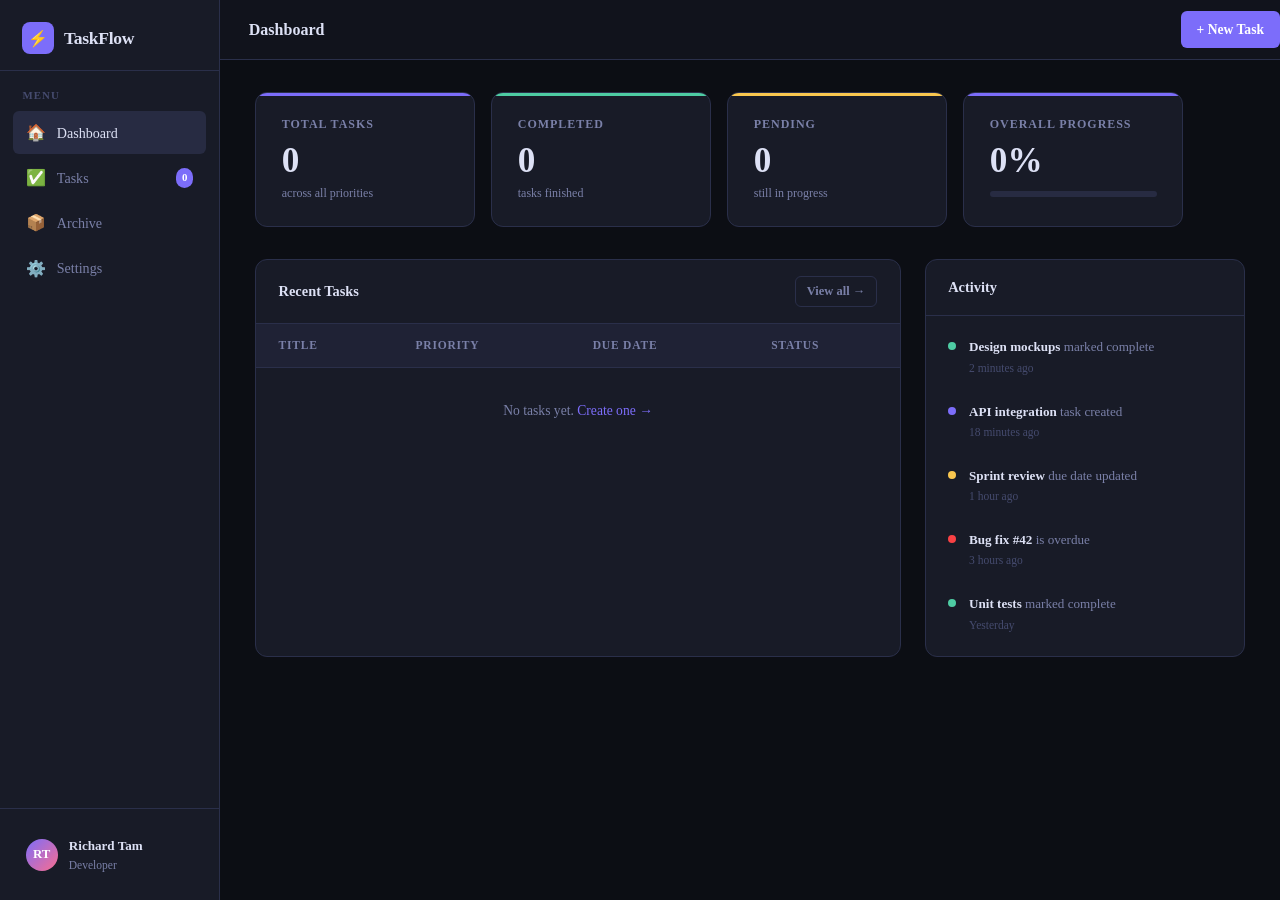
<file: index.html>
<!DOCTYPE html>
<html lang="en">
<head>
  <meta charset="UTF-8" />
  <!-- BUG 1: viewport meta tag missing — page won't scale correctly on mobile -->
  <title>TaskFlow - Dashboard</title>
  <link rel="stylesheet" href="css/style.css" />
  <link rel="stylesheet" href="css/pages.css" />
</head>
<body>
<div class="shell">

  <!-- ===== SIDEBAR ===== -->
  <aside class="sidebar">
    <div class="sidebar-logo">
      <div class="logo-icon">⚡</div>
      <span class="logo-text">TaskFlow</span>
    </div>

    <div class="sidebar-section">
      <div class="sidebar-section-label">Menu</div>
      <!-- BUG 2: nav-item links use wrong href paths — missing .html extension -->
      <a href="index" class="nav-item active">
        <span class="nav-icon">🏠</span> Dashboard
      </a>
      <a href="tasks" class="nav-item">
        <span class="nav-icon">✅</span> Tasks
        <span class="nav-badge" id="sidebar-task-count">0</span>
      </a>
      <a href="archive" class="nav-item">
        <span class="nav-icon">📦</span> Archive
      </a>
      <a href="settings" class="nav-item">
        <span class="nav-icon">⚙️</span> Settings
      </a>
    </div>

    <div class="sidebar-footer">
      <div class="user-card">
        <div class="avatar">RT</div>
        <div class="user-info">
          <div class="user-name">Richard Tam</div>
          <div class="user-role">Developer</div>
        </div>
      </div>
    </div>
  </aside>

  <!-- ===== CONTENT ===== -->
  <div class="content">

    <!-- Top Bar -->
    <header class="topbar">
      <h1 class="topbar-title">Dashboard</h1>
      <div class="topbar-actions">
        <a href="tasks.html" class="btn btn-primary">+ New Task</a>
      </div>
    </header>

    <!-- Page Body -->
    <main class="page-body">

      <!-- Stat Cards -->
      <div class="stats-grid">
        <div class="stat-card">
          <div class="stat-label">Total Tasks</div>
          <div class="stat-value" id="dash-total">0</div>
          <div class="stat-sub">across all priorities</div>
        </div>
        <div class="stat-card green">
          <div class="stat-label">Completed</div>
          <div class="stat-value" id="dash-done">0</div>
          <div class="stat-sub">tasks finished</div>
        </div>
        <div class="stat-card yellow">
          <div class="stat-label">Pending</div>
          <div class="stat-value" id="dash-pending">0</div>
          <div class="stat-sub">still in progress</div>
        </div>
        <!-- BUG 3: progress-fill inner div is missing — bar never fills -->
        <div class="stat-card">
          <div class="stat-label">Overall Progress</div>
          <div class="stat-value" id="dash-pct">0%</div>
          <div class="progress-wrap">
            <!-- missing: <div class="progress-fill"></div> -->
          </div>
        </div>
      </div>

      <!-- Dashboard Grid -->
      <div class="dashboard-grid">

        <!-- Recent Tasks Table -->
        <div class="card">
          <div class="card-header">
            <span class="card-title">Recent Tasks</span>
            <a href="tasks.html" class="btn btn-ghost" style="font-size:0.78rem;padding:0.3rem 0.7rem;">View all →</a>
          </div>
          <table class="table">
            <thead>
              <tr>
                <th>Title</th>
                <th>Priority</th>
                <th>Due Date</th>
                <th>Status</th>
              </tr>
            </thead>
            <tbody id="recent-tasks-body">
              <tr>
                <td colspan="4" style="text-align:center;color:var(--text-muted);padding:2rem;">
                  No tasks yet. <a href="tasks.html" style="color:var(--accent)">Create one →</a>
                </td>
              </tr>
            </tbody>
          </table>
        </div>

        <!-- Activity Feed -->
        <div class="card">
          <div class="card-header">
            <span class="card-title">Activity</span>
          </div>
          <div class="activity-feed">
            <div class="activity-item">
              <div class="activity-dot green"></div>
              <div>
                <div class="activity-text"><strong>Design mockups</strong> marked complete</div>
                <div class="activity-time">2 minutes ago</div>
              </div>
            </div>
            <div class="activity-item">
              <div class="activity-dot"></div>
              <div>
                <div class="activity-text"><strong>API integration</strong> task created</div>
                <div class="activity-time">18 minutes ago</div>
              </div>
            </div>
            <div class="activity-item">
              <div class="activity-dot yellow"></div>
              <div>
                <div class="activity-text"><strong>Sprint review</strong> due date updated</div>
                <div class="activity-time">1 hour ago</div>
              </div>
            </div>
            <div class="activity-item">
              <div class="activity-dot red"></div>
              <div>
                <div class="activity-text"><strong>Bug fix #42</strong> is overdue</div>
                <div class="activity-time">3 hours ago</div>
              </div>
            </div>
            <div class="activity-item">
              <div class="activity-dot green"></div>
              <div>
                <div class="activity-text"><strong>Unit tests</strong> marked complete</div>
                <div class="activity-time">Yesterday</div>
              </div>
            </div>
          </div>
        </div>

      </div><!-- /dashboard-grid -->

    </main>
  </div>
</div>

<div class="toast-container"></div>

<script src="js/app.js"></script>
<script src="js/ui.js"></script>
<script>
  // Update sidebar badge
  const count = loadTasks().filter(t => !t.archived && !t.done).length;
  const badge = document.getElementById('sidebar-task-count');
  if (badge) badge.textContent = count;
</script>
</body>
</html>
</file>
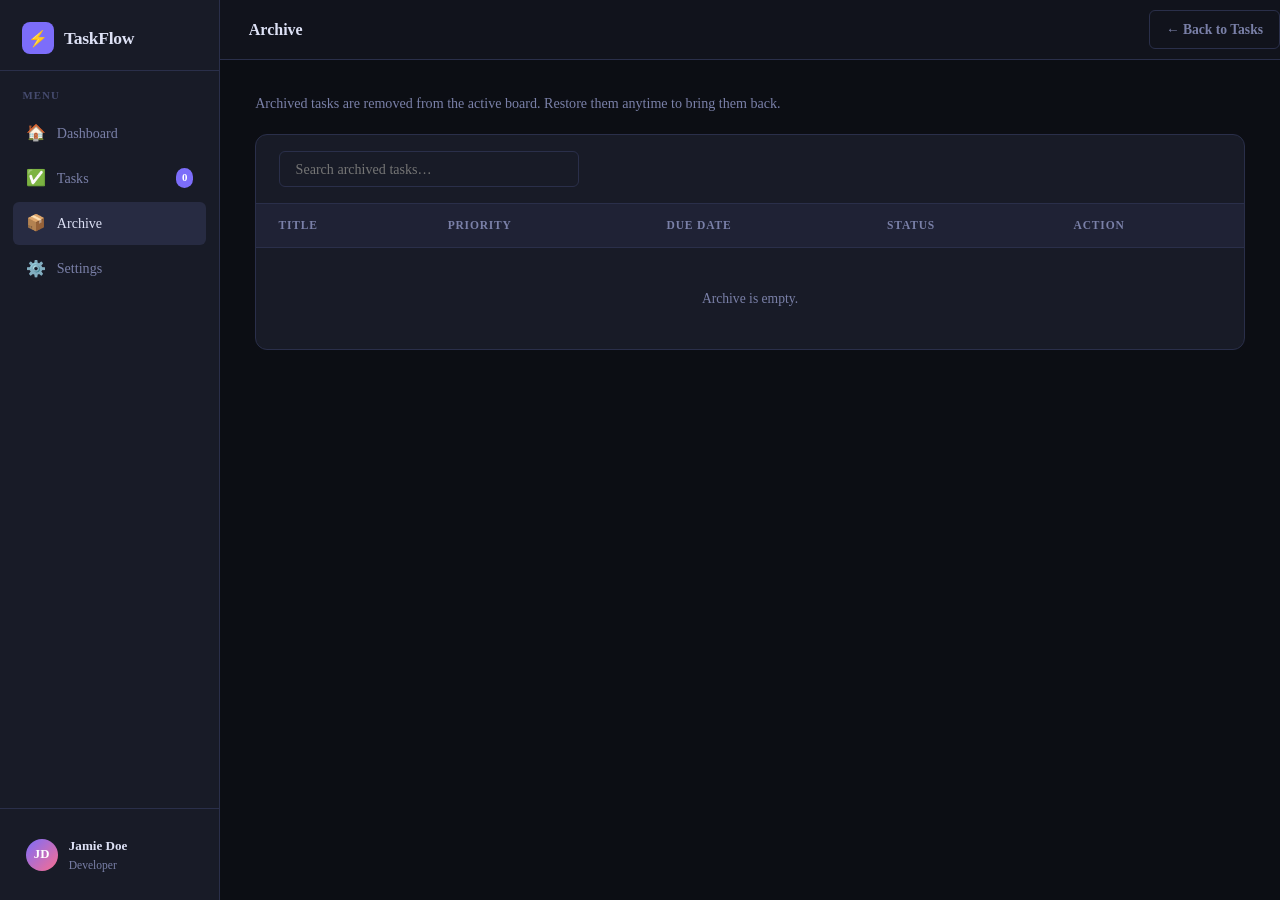
<file: archive.html>
<!DOCTYPE html>
<html lang="en">
<head>
  <meta charset="UTF-8" />
  <!-- BUG 1: viewport meta tag missing — mobile won't scale -->
  <title>TaskFlow - Archive</title>
  <link rel="stylesheet" href="css/style.css" />
  <link rel="stylesheet" href="css/pages.css" />
</head>
<body>
<div class="shell">

  <!-- ===== SIDEBAR ===== -->
  <aside class="sidebar">
    <div class="sidebar-logo">
      <div class="logo-icon">⚡</div>
      <span class="logo-text">TaskFlow</span>
    </div>

    <div class="sidebar-section">
      <div class="sidebar-section-label">Menu</div>
      <!-- BUG 2: href paths missing .html extension -->
      <a href="index" class="nav-item">
        <span class="nav-icon">🏠</span> Dashboard
      </a>
      <a href="tasks" class="nav-item">
        <span class="nav-icon">✅</span> Tasks
        <span class="nav-badge" id="sidebar-task-count">0</span>
      </a>
      <a href="archive" class="nav-item active">
        <span class="nav-icon">📦</span> Archive
      </a>
      <a href="settings" class="nav-item">
        <span class="nav-icon">⚙️</span> Settings
      </a>
    </div>

    <div class="sidebar-footer">
      <div class="user-card">
        <div class="avatar">JD</div>
        <div class="user-info">
          <div class="user-name">Jamie Doe</div>
          <div class="user-role">Developer</div>
        </div>
      </div>
    </div>
  </aside>

  <!-- ===== CONTENT ===== -->
  <div class="content">

    <header class="topbar">
      <h1 class="topbar-title">Archive</h1>
      <div class="topbar-actions">
        <a href="tasks.html" class="btn btn-ghost">← Back to Tasks</a>
      </div>
    </header>

    <main class="page-body">

      <p style="color:var(--text-muted);font-size:0.88rem;margin-bottom:1.2rem;">
        Archived tasks are removed from the active board. Restore them anytime to bring them back.
      </p>

      <div class="archive-table-wrap">
        <div class="archive-search-bar">
          <input type="text" id="archive-search" class="search-box" placeholder="Search archived tasks…" style="max-width:300px;" />
        </div>

        <table class="table">
          <thead>
            <tr>
              <th>Title</th>
              <th>Priority</th>
              <th>Due Date</th>
              <th>Status</th>
              <th>Action</th>
            </tr>
          </thead>
          <tbody id="archive-list">
            <tr>
              <td colspan="5" style="text-align:center;color:var(--text-muted);padding:2.5rem;">
                Archive is empty.
              </td>
            </tr>
          </tbody>
        </table>
      </div>

    </main>
  </div>
</div>

<div class="toast-container"></div>

<script src="js/app.js"></script>
<script src="js/ui.js"></script>
<script>
  const count = loadTasks().filter(t => !t.archived && !t.done).length;
  const badge = document.getElementById('sidebar-task-count');
  if (badge) badge.textContent = count;
</script>
</body>
</html>
</file>
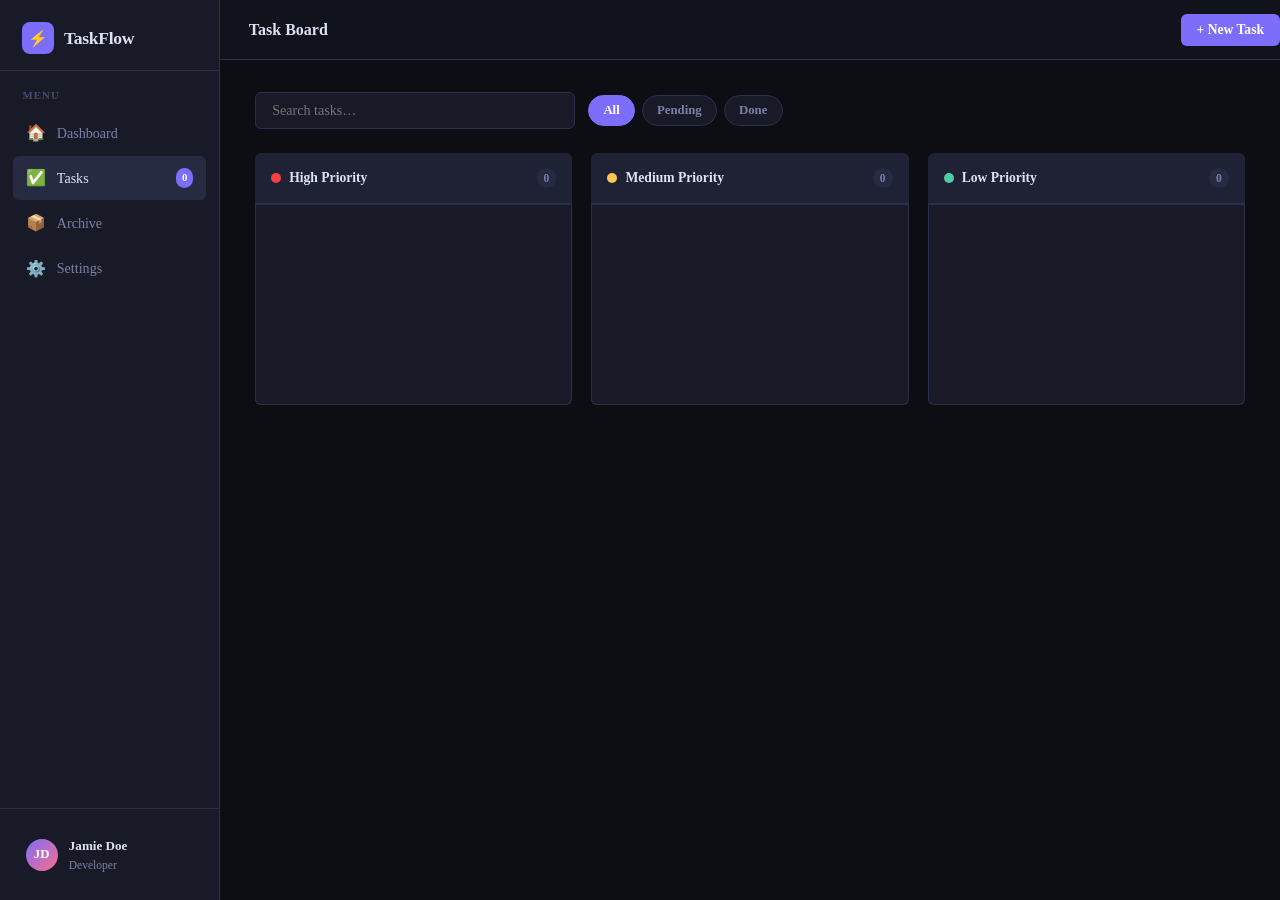
<file: tasks.html>
<!DOCTYPE html>
<html lang="en">
<head>
  <meta charset="UTF-8" />
  <!-- BUG 1: viewport meta tag missing — mobile won't scale -->
  <title>TaskFlow – Tasks</title>
  <link rel="stylesheet" href="css/style.css" />
  <link rel="stylesheet" href="css/pages.css" />
</head>
<body>
<div class="shell">

  <!-- ===== SIDEBAR ===== -->
  <aside class="sidebar">
    <div class="sidebar-logo">
      <div class="logo-icon">⚡</div>
      <span class="logo-text">TaskFlow</span>
    </div>

    <div class="sidebar-section">
      <div class="sidebar-section-label">Menu</div>
      <!-- BUG 2: href paths are missing .html extension — links navigate to broken URLs -->
      <a href="index" class="nav-item">
        <span class="nav-icon">🏠</span> Dashboard
      </a>
      <a href="tasks" class="nav-item active">
        <span class="nav-icon">✅</span> Tasks
        <span class="nav-badge" id="sidebar-task-count">0</span>
      </a>
      <a href="archive" class="nav-item">
        <span class="nav-icon">📦</span> Archive
      </a>
      <a href="settings" class="nav-item">
        <span class="nav-icon">⚙️</span> Settings
      </a>
    </div>

    <div class="sidebar-footer">
      <div class="user-card">
        <div class="avatar">JD</div>
        <div class="user-info">
          <div class="user-name">Jamie Doe</div>
          <div class="user-role">Developer</div>
        </div>
      </div>
    </div>
  </aside>

  <!-- ===== CONTENT ===== -->
  <div class="content">

    <!-- Top Bar -->
    <header class="topbar">
      <h1 class="topbar-title">Task Board</h1>
      <div class="topbar-actions">
        <button class="btn btn-primary" id="btn-new-task">+ New Task</button>
      </div>
    </header>

    <!-- Page Body -->
    <main class="page-body" id="task-board">

      <!-- Controls -->
      <div class="tasks-controls">
        <input type="text" id="task-search" class="search-box" placeholder="Search tasks…" />
        <div class="filter-group">
          <button class="filter-pill active" data-filter="all">All</button>
          <button class="filter-pill" data-filter="pending">Pending</button>
          <button class="filter-pill" data-filter="done">Done</button>
        </div>
      </div>

      <!-- Kanban Board -->
      <!-- BUG 4: column wrapper divs have no class — .board grid doesn't style them -->
      <div class="board">
        <div>
          <div class="col-header">
            <div class="col-header-left">
              <span class="col-dot high"></span>
              High Priority
            </div>
            <span class="col-count" data-col-count="high">0</span>
          </div>
          <div class="col-body" id="col-high"></div>
        </div>

        <div>
          <div class="col-header">
            <div class="col-header-left">
              <span class="col-dot medium"></span>
              Medium Priority
            </div>
            <span class="col-count" data-col-count="medium">0</span>
          </div>
          <div class="col-body" id="col-medium"></div>
        </div>

        <div>
          <div class="col-header">
            <div class="col-header-left">
              <span class="col-dot low"></span>
              Low Priority
            </div>
            <span class="col-count" data-col-count="low">0</span>
          </div>
          <div class="col-body" id="col-low"></div>
        </div>
      </div><!-- /board -->

    </main>
  </div>
</div>

<!-- ===== ADD TASK MODAL ===== -->
<div class="overlay" id="task-overlay"></div>
<div class="modal" id="task-modal">
  <div class="modal-header">
    <h2 class="modal-title">New Task</h2>
    <button class="modal-close" id="modal-cancel">✕</button>
  </div>

  <div class="form-group">
    <label class="form-label">Title <span class="req">*</span></label>
    <input type="text" id="f-title" class="form-control" placeholder="What needs to be done?" />
  </div>

  <div class="form-group">
    <label class="form-label">Description</label>
    <textarea id="f-desc" class="form-control" placeholder="Optional details…"></textarea>
  </div>

  <div class="form-group">
    <label class="form-label">Priority <span class="req">*</span></label>
    <!-- BUG 5: default option has empty value — unselected priority silently discards task -->
    <select id="f-priority" class="form-control">
      <option value="">— Select priority —</option>
      <option value="high">🔴 High</option>
      <option value="medium">🟡 Medium</option>
      <option value="low">🟢 Low</option>
    </select>
  </div>

  <div class="form-group">
    <label class="form-label">Due Date</label>
    <input type="date" id="f-date" class="form-control" />
  </div>

  <div class="modal-footer">
    <button class="btn btn-ghost" id="modal-cancel-2" onclick="closeModal('task-modal','task-overlay');document.getElementById('f-title').value='';document.getElementById('f-desc').value='';document.getElementById('f-priority').value='';document.getElementById('f-date').value='';">Cancel</button>
    <!-- BUG 6: button ID is 'save-task' but js/ui.js listens for 'save-tasks' (with an s) — click does nothing -->
    <button class="btn btn-primary" id="save-task">Add Task</button>
  </div>
</div>

<div class="toast-container"></div>

<script src="js/app.js"></script>
<script src="js/ui.js"></script>
<script>
  const count = loadTasks().filter(t => !t.archived && !t.done).length;
  const badge = document.getElementById('sidebar-task-count');
  if (badge) badge.textContent = count;
</script>
</body>
</html>
</file>
<file: css/style.css>
/* =====================================================
   TASKFLOW — Global Stylesheet
   ===================================================== */

/* ===== RESET ===== */
*, *::before, *::after {
  box-sizing: border-box;
  margin: 0;
  padding: 0;
}

/* ===== DESIGN TOKENS ===== */
:root {
  --bg:          #0c0e14;
  --bg2:         #11131c;
  --surface:     #181b27;
  --surface2:    #1f2235;
  --surface3:    #272b42;
  --border:      #2a2f4a;
  --accent:      #7c6dfa;
  --accent-dim:  #5a4fd4;
  --accent2:     #fa6d8f;
  --success:     #4ecca3;
  --warn:        #f9c74f;
  --danger:      #f94144;
  --text:        #dde1f5;
  --text-muted:  #7a80a8;
  --text-faint:  #454b6e;
  --radius-sm:   6px;
  --radius:      12px;
  --radius-lg:   18px;
  --shadow-sm:   0 2px 8px rgba(0,0,0,0.35);
  --shadow:      0 4px 20px rgba(0,0,0,0.5);
  --shadow-lg:   0 8px 40px rgba(0,0,0,0.65);
  /* BUG 7: font stack is commented out — browser falls back to serif */
  /* font-family: 'DM Sans', system-ui, sans-serif; */
  --sidebar-w:   220px;
  --header-h:    60px;
}

/* ===== BASE ===== */
body {
  background: var(--bg);
  color: var(--text);
  min-height: 100vh;
  line-height: 1.6;
}

a { color: inherit; text-decoration: none; }
button { cursor: pointer; font-family: inherit; }
input, textarea, select { font-family: inherit; }

/* ===== LAYOUT SHELL ===== */
.shell {
  display: flex;
  min-height: 100vh;
}

/* ===== SIDEBAR ===== */
.sidebar {
  width: var(--sidebar-w);
  background: var(--surface);
  border-right: 1px solid var(--border);
  display: flex;
  flex-direction: column;
  position: fixed;
  top: 0;
  left: 0;
  height: 100vh;
  z-index: 50;
  /* BUG 10: overflow-y is set to "scroll" (always shows scrollbar) instead of "auto" */
  overflow-y: scroll;
}

.sidebar-logo {
  padding: 1.4rem 1.4rem 1rem;
  display: flex;
  align-items: center;
  gap: 0.6rem;
  border-bottom: 1px solid var(--border);
}

.logo-icon {
  width: 32px;
  height: 32px;
  background: var(--accent);
  border-radius: 8px;
  display: flex;
  align-items: center;
  justify-content: center;
  font-size: 1rem;
  flex-shrink: 0;
}

.logo-text {
  font-size: 1.1rem;
  font-weight: 800;
  color: var(--text);
  letter-spacing: -0.3px;
}

.sidebar-section {
  padding: 1rem 0.8rem 0.4rem;
}

.sidebar-section-label {
  font-size: 0.68rem;
  font-weight: 700;
  color: var(--text-faint);
  text-transform: uppercase;
  letter-spacing: 0.1em;
  padding: 0 0.6rem;
  margin-bottom: 0.4rem;
}

.nav-item {
  display: flex;
  align-items: center;
  gap: 0.7rem;
  padding: 0.55rem 0.8rem;
  border-radius: var(--radius-sm);
  color: var(--text-muted);
  font-size: 0.88rem;
  font-weight: 500;
  transition: all 0.15s;
  margin-bottom: 2px;
}

.nav-item:hover {
  background: var(--surface2);
  color: var(--text);
}

.nav-item.active {
  background: var(--surface3);
  color: var(--text);
}

.nav-item .nav-icon { font-size: 1rem; width: 20px; text-align: center; }

.nav-badge {
  margin-left: auto;
  background: var(--accent);
  color: #fff;
  font-size: 0.68rem;
  font-weight: 700;
  padding: 1px 6px;
  border-radius: 99px;
}

.sidebar-footer {
  margin-top: auto;
  padding: 1rem 0.8rem;
  border-top: 1px solid var(--border);
}

.user-card {
  display: flex;
  align-items: center;
  gap: 0.7rem;
  padding: 0.6rem 0.8rem;
  border-radius: var(--radius-sm);
  transition: background 0.15s;
}

.user-card:hover { background: var(--surface2); }

.avatar {
  width: 32px;
  height: 32px;
  border-radius: 50%;
  background: linear-gradient(135deg, var(--accent), var(--accent2));
  display: flex;
  align-items: center;
  justify-content: center;
  font-size: 0.8rem;
  font-weight: 700;
  color: #fff;
  flex-shrink: 0;
}

.user-info { overflow: hidden; }
.user-name { font-size: 0.82rem; font-weight: 600; }
.user-role { font-size: 0.72rem; color: var(--text-muted); }

/* ===== MAIN CONTENT ===== */
.content {
  margin-left: var(--sidebar-w);
  flex: 1;
  display: flex;
  flex-direction: column;
  min-height: 100vh;
}

/* ===== TOP BAR ===== */
.topbar {
  height: var(--header-h);
  background: var(--bg2);
  border-bottom: 1px solid var(--border);
  display: flex;
  align-items: center;
  /* BUG 8: padding is only on the left — right side has no spacing, button clips edge */
  padding: 0 0 0 1.8rem;
  gap: 1rem;
  position: sticky;
  top: 0;
  z-index: 40;
}

.topbar-title {
  font-size: 1rem;
  font-weight: 700;
  color: var(--text);
  flex: 1;
}

.topbar-actions {
  display: flex;
  align-items: center;
  gap: 0.6rem;
}

/* ===== BUTTONS ===== */
.btn {
  display: inline-flex;
  align-items: center;
  gap: 0.4rem;
  border: none;
  border-radius: var(--radius-sm);
  padding: 0.5rem 1rem;
  font-size: 0.85rem;
  font-weight: 600;
  transition: all 0.15s;
}

.btn-primary {
  background: var(--accent);
  color: #fff;
}

.btn-primary:hover { background: var(--accent-dim); }

.btn-ghost {
  background: transparent;
  color: var(--text-muted);
  border: 1px solid var(--border);
}

.btn-ghost:hover { background: var(--surface2); color: var(--text); }

.btn-danger {
  background: var(--danger);
  color: #fff;
}

.btn-danger:hover { opacity: 0.85; }

.btn-success {
  background: var(--success);
  color: #000;
}

.btn-success:hover { opacity: 0.85; }

/* ===== PAGE BODY ===== */
.page-body {
  padding: 2rem 2.2rem;
  flex: 1;
}

/* ===== STAT CARDS ===== */
.stats-grid {
  display: grid;
  /* BUG 9: fixed px widths overflow on narrow viewports */
  grid-template-columns: 220px 220px 220px 220px;
  gap: 1rem;
  margin-bottom: 2rem;
}

.stat-card {
  background: var(--surface);
  border-radius: var(--radius);
  padding: 1.4rem 1.6rem;
  border: 1px solid var(--border);
  position: relative;
  overflow: hidden;
}

.stat-card::before {
  content: '';
  position: absolute;
  top: 0; left: 0; right: 0;
  height: 3px;
  background: var(--accent);
}

.stat-card.green::before  { background: var(--success); }
.stat-card.yellow::before { background: var(--warn); }
.stat-card.red::before    { background: var(--danger); }

.stat-label {
  font-size: 0.75rem;
  font-weight: 600;
  color: var(--text-muted);
  text-transform: uppercase;
  letter-spacing: 0.08em;
  margin-bottom: 0.5rem;
}

.stat-value {
  font-size: 2.2rem;
  font-weight: 800;
  color: var(--text);
  line-height: 1;
}

.stat-sub {
  font-size: 0.75rem;
  color: var(--text-muted);
  margin-top: 0.4rem;
}

/* ===== PROGRESS BAR ===== */
.progress-wrap {
  background: var(--surface3);
  border-radius: 99px;
  height: 6px;
  overflow: hidden;
  margin-top: 0.8rem;
}

/* BUG 3: .progress-fill element is styled here but missing from HTML on dashboard */
.progress-fill {
  height: 100%;
  background: linear-gradient(90deg, var(--accent), var(--accent2));
  border-radius: 99px;
  transition: width 0.5s ease;
  width: 0%;
}

/* ===== SECTION HEADER ===== */
.section-header {
  display: flex;
  align-items: center;
  justify-content: space-between;
  margin-bottom: 1.2rem;
}

.section-title {
  font-size: 0.95rem;
  font-weight: 700;
  color: var(--text);
}

/* ===== MODAL ===== */
.overlay {
  display: none;
  position: fixed;
  inset: 0;
  background: rgba(0,0,0,0.65);
  z-index: 200;
}

.modal {
  display: none;
  position: fixed;
  top: 50%;
  left: 50%;
  /* BUG 12: only translateX — modal is vertically off-center */
  transform: translateX(-50%);
  background: var(--surface);
  border: 1px solid var(--border);
  border-radius: var(--radius-lg);
  padding: 2rem;
  width: 90%;
  max-width: 500px;
  z-index: 300;
  box-shadow: var(--shadow-lg);
}

.overlay.open, .modal.open { display: block; }

.modal-header {
  display: flex;
  align-items: center;
  justify-content: space-between;
  margin-bottom: 1.4rem;
}

.modal-title {
  font-size: 1.15rem;
  font-weight: 800;
}

.modal-close {
  background: var(--surface2);
  border: none;
  color: var(--text-muted);
  width: 28px;
  height: 28px;
  border-radius: 50%;
  font-size: 1rem;
  display: flex;
  align-items: center;
  justify-content: center;
  transition: all 0.15s;
}

.modal-close:hover { background: var(--surface3); color: var(--text); }

/* ===== FORM ELEMENTS ===== */
.form-group { margin-bottom: 1rem; }

.form-label {
  display: block;
  font-size: 0.78rem;
  font-weight: 700;
  color: var(--text-muted);
  text-transform: uppercase;
  letter-spacing: 0.06em;
  margin-bottom: 0.4rem;
}

.form-label .req { color: var(--accent2); }

.form-control {
  width: 100%;
  background: var(--surface2);
  border: 1px solid var(--border);
  color: var(--text);
  padding: 0.6rem 0.9rem;
  border-radius: var(--radius-sm);
  font-size: 0.9rem;
  outline: none;
  transition: border-color 0.2s;
  appearance: none;
}

.form-control:focus { border-color: var(--accent); }

textarea.form-control {
  resize: vertical;
  min-height: 80px;
}

.modal-footer {
  display: flex;
  justify-content: flex-end;
  gap: 0.7rem;
  margin-top: 1.4rem;
}

/* ===== EMPTY STATE ===== */
.empty-state {
  text-align: center;
  padding: 3rem 1rem;
  color: var(--text-muted);
}

.empty-state-icon { font-size: 2.5rem; margin-bottom: 0.8rem; }
.empty-state-text { font-size: 0.9rem; }

/* ===== TOAST ===== */
.toast-container {
  position: fixed;
  bottom: 1.5rem;
  right: 1.5rem;
  z-index: 999;
  display: flex;
  flex-direction: column;
  gap: 0.5rem;
}

.toast {
  background: var(--surface3);
  border: 1px solid var(--border);
  border-radius: var(--radius-sm);
  padding: 0.75rem 1.2rem;
  font-size: 0.85rem;
  color: var(--text);
  box-shadow: var(--shadow);
  animation: slideIn 0.25s ease;
}

@keyframes slideIn {
  from { opacity: 0; transform: translateY(12px); }
  to   { opacity: 1; transform: translateY(0); }
}

/* ===== RESPONSIVE ===== */
/* BUG 1: viewport meta tag is missing from all HTML pages — mobile won't scale */

@media (max-width: 900px) {
  .stats-grid { grid-template-columns: repeat(2, 1fr); }
}

@media (max-width: 768px) {
  /* BUG 13: sidebar is hidden on mobile with no toggle button or mobile nav */
  .sidebar { display: none; }
  .content { margin-left: 0; }
  .stats-grid { grid-template-columns: repeat(2, 1fr); }
  .page-body { padding: 1.2rem; }
}
</file>
<file: css/pages.css>
/* =====================================================
   TASKFLOW — Page-Specific Styles
   ===================================================== */

/* ===================================================
   DASHBOARD (index.html)
   =================================================== */

.dashboard-grid {
  display: grid;
  grid-template-columns: 1fr 320px;
  gap: 1.5rem;
}

/* Recent tasks table */
.card {
  background: var(--surface);
  border: 1px solid var(--border);
  border-radius: var(--radius);
  overflow: hidden;
}

.card-header {
  display: flex;
  align-items: center;
  justify-content: space-between;
  padding: 1rem 1.4rem;
  border-bottom: 1px solid var(--border);
}

.card-title {
  font-size: 0.9rem;
  font-weight: 700;
}

.table {
  width: 100%;
  border-collapse: collapse;
}

.table th {
  font-size: 0.72rem;
  font-weight: 700;
  color: var(--text-muted);
  text-transform: uppercase;
  letter-spacing: 0.07em;
  padding: 0.75rem 1.4rem;
  text-align: left;
  border-bottom: 1px solid var(--border);
  background: var(--surface2);
}

.table td {
  padding: 0.85rem 1.4rem;
  font-size: 0.85rem;
  border-bottom: 1px solid var(--border);
  vertical-align: middle;
}

.table tr:last-child td { border-bottom: none; }
.table tr:hover td { background: var(--surface2); }

/* Priority pill */
.pill {
  display: inline-block;
  padding: 2px 10px;
  border-radius: 99px;
  font-size: 0.72rem;
  font-weight: 700;
}

.pill-high   { background: rgba(249,65,68,0.18);  color: var(--danger); }
.pill-medium { background: rgba(249,199,79,0.18); color: var(--warn); }
.pill-low    { background: rgba(78,204,163,0.18); color: var(--success); }
.pill-done   { background: rgba(122,128,168,0.15); color: var(--text-muted); }

/* Activity feed */
.activity-feed { padding: 0.6rem 0; }

.activity-item {
  display: flex;
  gap: 0.8rem;
  align-items: flex-start;
  padding: 0.75rem 1.4rem;
}

.activity-dot {
  width: 8px;
  height: 8px;
  border-radius: 50%;
  background: var(--accent);
  margin-top: 5px;
  flex-shrink: 0;
}

.activity-dot.green  { background: var(--success); }
.activity-dot.red    { background: var(--danger); }
.activity-dot.yellow { background: var(--warn); }

.activity-text {
  font-size: 0.82rem;
  color: var(--text-muted);
  line-height: 1.5;
}

.activity-text strong { color: var(--text); font-weight: 600; }
.activity-time { font-size: 0.72rem; color: var(--text-faint); margin-top: 2px; }

/* ===================================================
   TASKS PAGE (tasks.html)
   =================================================== */

.tasks-controls {
  display: flex;
  align-items: center;
  gap: 0.8rem;
  margin-bottom: 1.5rem;
  /* BUG 10b (page-level): no flex-wrap — overflows on narrow screens */
}

.search-box {
  flex: 1;
  max-width: 320px;
  background: var(--surface);
  border: 1px solid var(--border);
  color: var(--text);
  padding: 0.55rem 1rem;
  border-radius: var(--radius-sm);
  font-size: 0.88rem;
  outline: none;
  transition: border-color 0.2s;
}

.search-box:focus { border-color: var(--accent); }

.filter-group {
  display: flex;
  gap: 0.4rem;
}

.filter-pill {
  background: var(--surface);
  border: 1px solid var(--border);
  color: var(--text-muted);
  padding: 0.45rem 0.9rem;
  border-radius: 99px;
  font-size: 0.8rem;
  font-weight: 600;
  cursor: pointer;
  transition: all 0.15s;
}

.filter-pill:hover  { border-color: var(--accent); color: var(--text); }
.filter-pill.active { background: var(--accent); border-color: var(--accent); color: #fff; }

/* Kanban board */
.board {
  display: grid;
  /* BUG 4: column wrapper divs have no class — grid layout not applied to them */
  grid-template-columns: repeat(3, 1fr);
  gap: 1.2rem;
  align-items: start;
}

.col-header {
  display: flex;
  align-items: center;
  justify-content: space-between;
  padding: 0.9rem 1rem;
  border-radius: var(--radius-sm) var(--radius-sm) 0 0;
  border-bottom: 2px solid var(--border);
  background: var(--surface2);
}

.col-header-left {
  display: flex;
  align-items: center;
  gap: 0.5rem;
  font-size: 0.85rem;
  font-weight: 700;
}

.col-dot {
  width: 10px;
  height: 10px;
  border-radius: 50%;
}

.col-dot.high   { background: var(--danger); }
.col-dot.medium { background: var(--warn); }
.col-dot.low    { background: var(--success); }

.col-count {
  font-size: 0.72rem;
  font-weight: 700;
  background: var(--surface3);
  color: var(--text-muted);
  padding: 1px 7px;
  border-radius: 99px;
}

.col-body {
  background: var(--surface);
  border: 1px solid var(--border);
  border-top: none;
  border-radius: 0 0 var(--radius-sm) var(--radius-sm);
  padding: 0.8rem;
  min-height: 200px;
  display: flex;
  flex-direction: column;
  gap: 0.7rem;
}

/* Task card */
.task-card {
  background: var(--bg2);
  border: 1px solid var(--border);
  border-radius: var(--radius-sm);
  padding: 0.9rem 1rem;
  /* BUG 11: border-left accent missing — priority colour not shown on cards */
  transition: box-shadow 0.15s, transform 0.15s;
}

.task-card:hover {
  box-shadow: var(--shadow);
  transform: translateY(-1px);
}

.task-card.done { opacity: 0.45; }

.task-card-title {
  font-size: 0.88rem;
  font-weight: 600;
  margin-bottom: 0.35rem;
  /* BUG 11b: truncation properties missing */
  text-overflow: ellipsis;
}

.task-card-desc {
  font-size: 0.78rem;
  color: var(--text-muted);
  margin-bottom: 0.6rem;
  display: -webkit-box;
  -webkit-line-clamp: 2;
  -webkit-box-orient: vertical;
  overflow: hidden;
}

.task-card-footer {
  display: flex;
  align-items: center;
  justify-content: space-between;
  font-size: 0.72rem;
  color: var(--text-faint);
}

.task-card-actions {
  display: flex;
  gap: 0.4rem;
  margin-top: 0.6rem;
}

.icon-btn {
  background: var(--surface2);
  border: none;
  color: var(--text-muted);
  padding: 0.3rem 0.6rem;
  border-radius: 4px;
  font-size: 0.75rem;
  font-weight: 600;
  transition: all 0.15s;
  flex: 1;
}

.icon-btn:hover { background: var(--surface3); color: var(--text); }
.icon-btn.danger:hover { background: rgba(249,65,68,0.2); color: var(--danger); }
.icon-btn.success:hover { background: rgba(78,204,163,0.2); color: var(--success); }

/* ===================================================
   ARCHIVE PAGE (archive.html)
   =================================================== */

.archive-table-wrap {
  background: var(--surface);
  border: 1px solid var(--border);
  border-radius: var(--radius);
  overflow: hidden;
}

.archive-search-bar {
  display: flex;
  gap: 0.8rem;
  align-items: center;
  padding: 1rem 1.4rem;
  border-bottom: 1px solid var(--border);
}

.restore-btn {
  font-size: 0.75rem;
  padding: 0.25rem 0.65rem;
}

/* ===================================================
   SETTINGS PAGE (settings.html)
   =================================================== */

.settings-layout {
  display: grid;
  grid-template-columns: 200px 1fr;
  gap: 1.5rem;
  align-items: start;
}

.settings-nav {
  background: var(--surface);
  border: 1px solid var(--border);
  border-radius: var(--radius);
  padding: 0.5rem;
  position: sticky;
  top: calc(var(--header-h) + 1rem);
}

.settings-nav-item {
  display: block;
  padding: 0.55rem 0.9rem;
  border-radius: var(--radius-sm);
  font-size: 0.85rem;
  color: var(--text-muted);
  font-weight: 500;
  transition: all 0.15s;
  cursor: pointer;
}

.settings-nav-item:hover { background: var(--surface2); color: var(--text); }
.settings-nav-item.active { background: var(--surface3); color: var(--text); }

.settings-panel {
  display: flex;
  flex-direction: column;
  gap: 1rem;
}

.settings-card {
  background: var(--surface);
  border: 1px solid var(--border);
  border-radius: var(--radius);
  overflow: hidden;
}

.settings-card-header {
  padding: 1rem 1.4rem;
  border-bottom: 1px solid var(--border);
  background: var(--surface2);
}

.settings-card-title {
  font-size: 0.9rem;
  font-weight: 700;
}

.settings-card-body { padding: 1.4rem; }

.settings-row {
  display: flex;
  align-items: center;
  justify-content: space-between;
  padding: 0.8rem 0;
  border-bottom: 1px solid var(--border);
}

.settings-row:last-child { border-bottom: none; }

.settings-row-label { font-size: 0.88rem; font-weight: 600; }
.settings-row-sub   { font-size: 0.78rem; color: var(--text-muted); margin-top: 2px; }

/* Toggle switch */
.toggle {
  position: relative;
  width: 40px;
  height: 22px;
  flex-shrink: 0;
}

.toggle input { opacity: 0; width: 0; height: 0; }

.toggle-slider {
  position: absolute;
  inset: 0;
  background: var(--surface3);
  border-radius: 99px;
  cursor: pointer;
  transition: background 0.2s;
}

.toggle-slider::before {
  content: '';
  position: absolute;
  width: 16px;
  height: 16px;
  left: 3px;
  top: 3px;
  background: #fff;
  border-radius: 50%;
  transition: transform 0.2s;
}

.toggle input:checked + .toggle-slider { background: var(--accent); }
.toggle input:checked + .toggle-slider::before { transform: translateX(18px); }

/* Danger zone */
.danger-zone {
  border-color: rgba(249,65,68,0.35) !important;
}

.danger-zone .settings-card-header {
  background: rgba(249,65,68,0.08);
  border-bottom-color: rgba(249,65,68,0.25);
}
</file>
